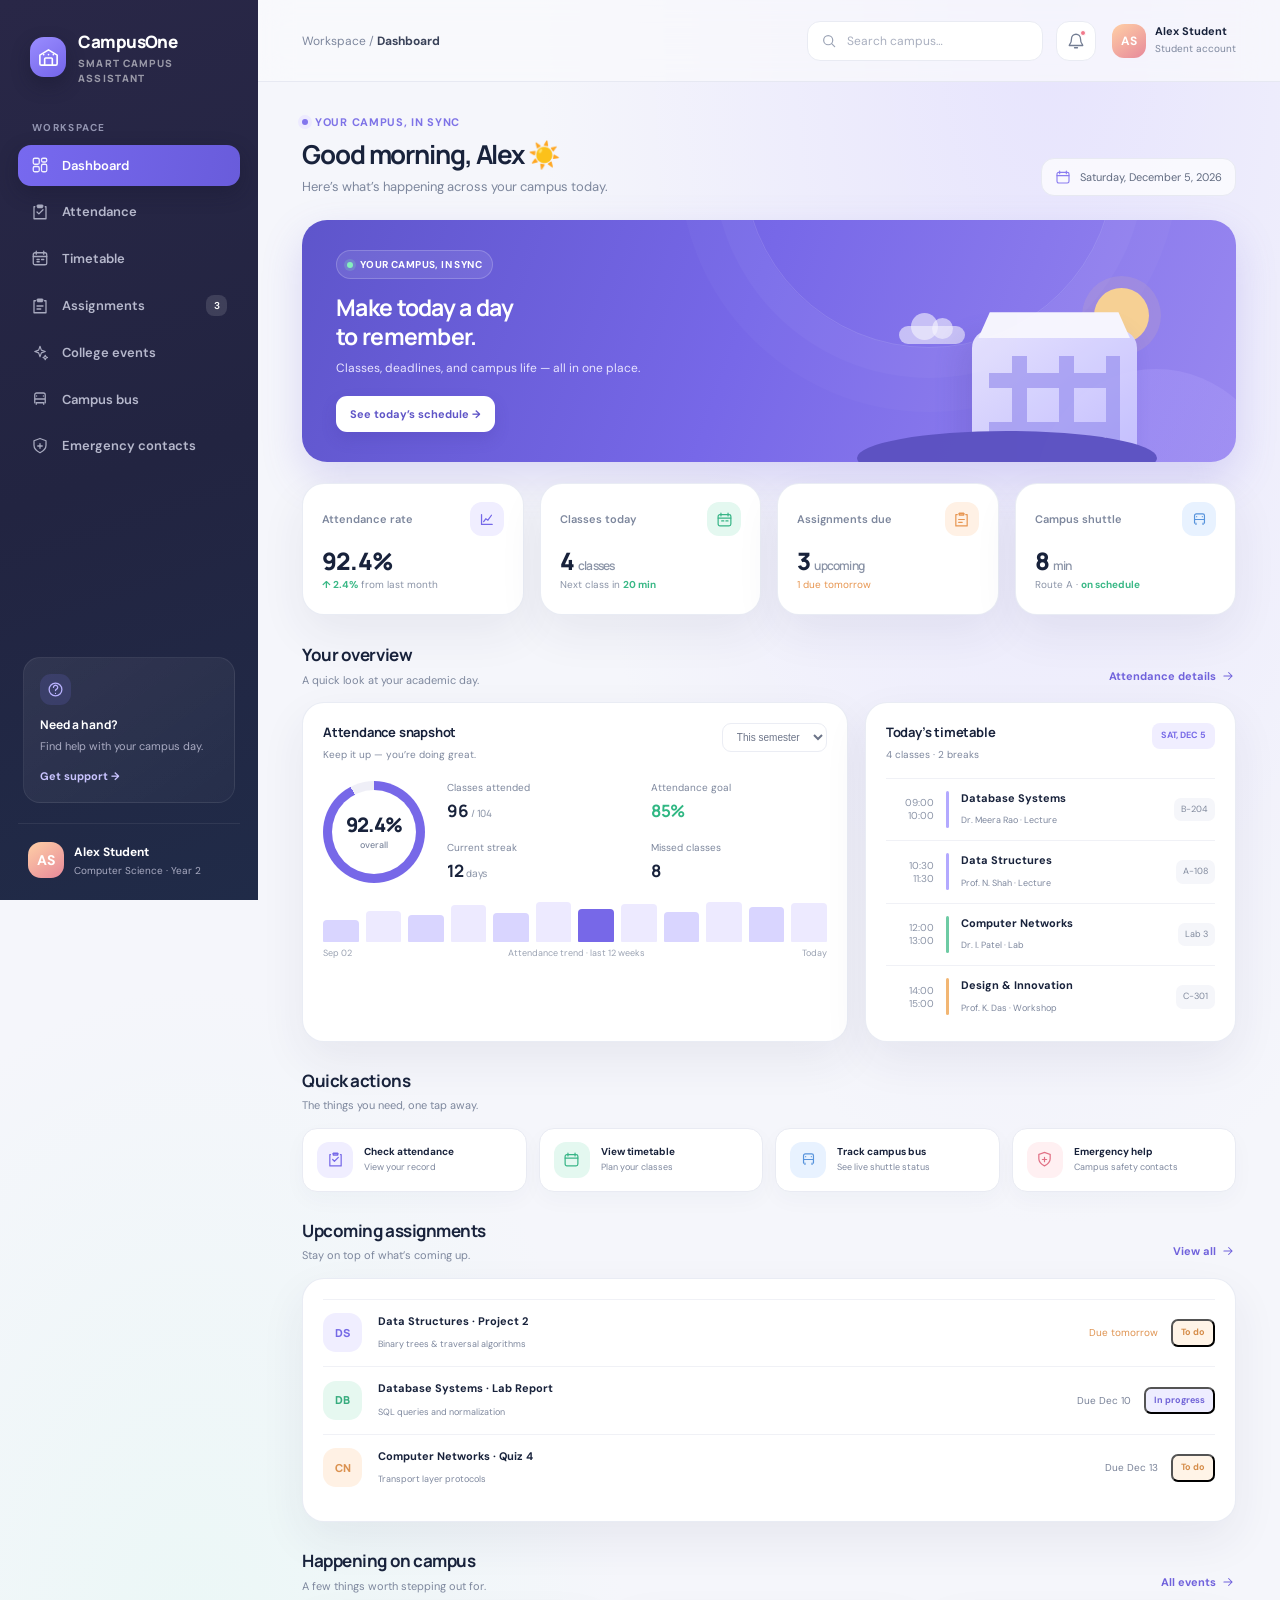
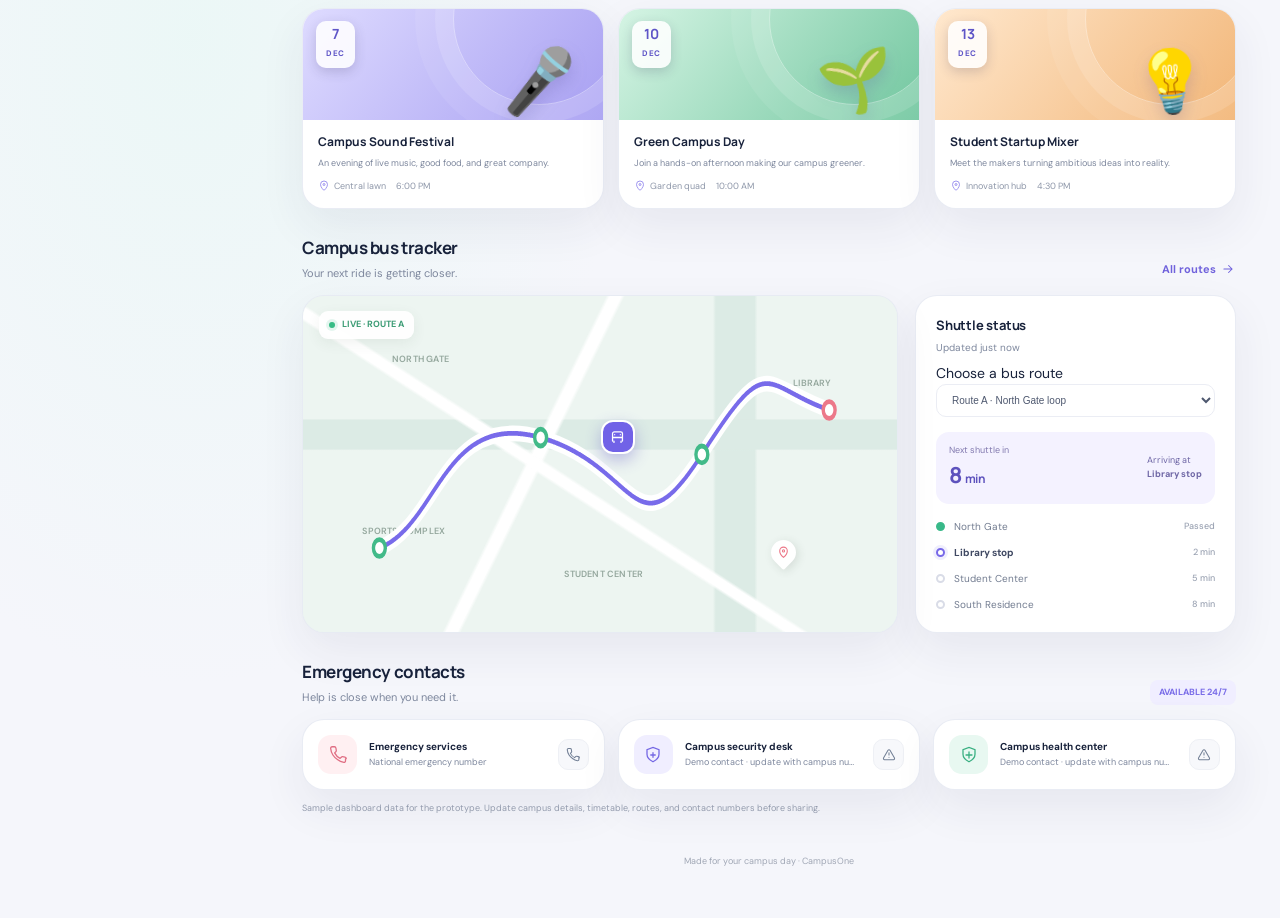
<file: index.html>
<!doctype html>
<html lang="en">
<head>
  <meta charset="utf-8">
  <meta name="viewport" content="width=device-width, initial-scale=1">
  <meta name="theme-color" content="#f5f6fb">
  <meta name="description" content="CampusOne — a modern smart campus assistant dashboard for students.">
  <title>CampusOne · Smart Campus Assistant</title>
  <link rel="preconnect" href="https://fonts.googleapis.com">
  <link rel="preconnect" href="https://fonts.gstatic.com" crossorigin>
  <link href="https://fonts.googleapis.com/css2?family=DM+Sans:wght@400;500;600;700&family=Manrope:wght@400;500;600;700;800&display=swap" rel="stylesheet">
  <style>
    :root {
      --ink: #18223b;
      --muted: #7d879d;
      --line: #edf0f6;
      --paper: #ffffff;
      --canvas: #f5f6fb;
      --violet: #7162ed;
      --violet-dark: #5949d2;
      --violet-soft: #f0eeff;
      --mint: #dff8ee;
      --green: #30b783;
      --amber: #f2ab52;
      --rose: #ec6f83;
      --navy: #222344;
      --shadow: 0 18px 46px rgba(37, 43, 82, .07);
      --radius: 22px;
    }
    * { box-sizing: border-box; }
    html { scroll-behavior: smooth; scroll-padding-top: 100px; }
    body {
      margin: 0;
      color: var(--ink);
      background:
        radial-gradient(ellipse at 82% 0%, rgba(219, 213, 255, .55), transparent 32rem),
        radial-gradient(ellipse at 15% 65%, rgba(222, 249, 240, .42), transparent 27rem),
        var(--canvas);
      font-family: 'DM Sans', -apple-system, BlinkMacSystemFont, 'Segoe UI', sans-serif;
      font-size: 14px;
      line-height: 1.5;
      min-height: 100vh;
    }
    h1,h2,h3,h4,p { margin-top: 0; }
    h1,h2,h3,h4,.brand-name,.metric-value { font-family: 'Manrope', 'DM Sans', sans-serif; }
    button,input { font: inherit; }
    button { cursor: pointer; }
    a { color: inherit; text-decoration: none; }
    .app-shell { display: flex; min-height: 100vh; }
    .sidebar {
      width: 258px; flex: 0 0 258px; padding: 28px 18px 22px; color: #fff;
      background: linear-gradient(162deg, #292747 0%, #222441 52%, #202b48 100%);
      display: flex; flex-direction: column; position: fixed; inset: 0 auto 0 0; z-index: 30;
      overflow-y: auto;
    }
    .brand { display: flex; align-items: center; gap: 12px; padding: 1px 12px 34px; }
    .brand-mark { width: 40px; height: 40px; border-radius: 14px; display: grid; place-items: center; background: linear-gradient(145deg,#9a8dff,#7364e9); box-shadow: 0 8px 18px #16162c66; }
    .brand-mark svg { width: 23px; height: 23px; }
    .brand-name { font-size: 17px; letter-spacing: -.55px; font-weight: 800; }
    .brand-sub { display:block; font-size: 10px; letter-spacing: 1.1px; opacity: .53; margin-top: 1px; text-transform: uppercase; }
    .nav-label { color: #9294b0; text-transform: uppercase; letter-spacing: 1.3px; font-size: 10px; font-weight: 700; padding: 0 14px; margin: 0 0 10px; }
    .nav-list { display: grid; gap: 5px; }
    .nav-link { display: flex; align-items: center; gap: 13px; border-radius: 13px; padding: 11px 13px; color: #b6b8cc; font-size: 13px; font-weight: 600; transition: .2s ease; }
    .nav-link:hover { color: #fff; background: #ffffff0f; }
    .nav-link.active { color: #fff; background: linear-gradient(100deg, #7769ef, #695cdb); box-shadow: 0 7px 20px #16162c55; }
    .nav-link svg { width: 18px; height: 18px; flex: 0 0 18px; opacity: .9; }
    .nav-badge { margin-left: auto; min-width: 21px; height: 21px; display: grid; place-items: center; border-radius: 8px; color: #fff; background: #ffffff20; font-size: 10px; }
    .side-spacer { flex: 1; min-height: 25px; }
    .help-card { margin: 10px 5px 20px; padding: 16px; border: 1px solid #ffffff12; border-radius: 17px; background: linear-gradient(145deg,#ffffff12,#ffffff07); }
    .help-orb { display:grid; place-items:center; width:31px; height:31px; border-radius:11px; color:#b9b2ff; background:#8679ff27; margin-bottom:11px; }
    .help-card strong { display:block; font-family:'Manrope',sans-serif; font-size:12px; margin-bottom:4px; }
    .help-card p { color:#a9abc2; font-size:11px; margin:0 0 11px; }
    .help-card a { color:#c9c4ff; font-size:11px; font-weight:700; }
    .profile-mini { display:flex; gap:10px; align-items:center; border-top:1px solid #ffffff12; padding:18px 10px 0; }
    .avatar { width:36px; height:36px; flex:0 0 36px; border-radius:13px; display:grid; place-items:center; color:#fff; font-weight:700; background:linear-gradient(145deg,#ffd0a6,#e7899a); }
    .profile-mini strong { display:block; font-size:12px; font-weight:700; }
    .profile-mini small { display:block; color:#a9abc2; font-size:10px; margin-top:2px; }
    .main { width: calc(100% - 258px); margin-left:258px; min-width:0; }
    .topbar { height:82px; padding:0 44px; display:flex; justify-content:space-between; align-items:center; border-bottom:1px solid rgba(226,229,239,.78); background:rgba(250,250,253,.72); backdrop-filter:blur(16px); position:sticky; top:0; z-index:20; }
    .crumb { color:var(--muted); font-size:12px; }
    .crumb b { color:#3a4359; font-weight:700; }
    .top-actions { display:flex; align-items:center; gap:13px; }
    .search-wrap { position:relative; }
    .search-wrap svg { position:absolute; width:16px; height:16px; color:#9ba3b5; left:14px; top:50%; transform:translateY(-50%); pointer-events:none; }
    .search-input { width:236px; height:40px; border:1px solid #e9ebf3; background:#fff; border-radius:13px; outline:none; padding:0 12px 0 39px; color:var(--ink); font-size:12px; transition:.2s; }
    .search-input:focus { border-color:#aaa0ff; box-shadow:0 0 0 3px #7162ed17; }
    .search-input::placeholder { color:#a9afbf; }
    .icon-button { width:40px; height:40px; display:grid; place-items:center; border:1px solid #e9ebf3; border-radius:13px; background:#fff; color:#727c92; position:relative; transition:.2s; }
    .icon-button:hover { color:var(--violet); border-color:#d5d0ff; transform:translateY(-1px); }
    .icon-button svg { width:18px; height:18px; }
    .notification-dot { position:absolute; right:9px; top:8px; width:6px; height:6px; background:#f1798b; border:1.5px solid white; border-radius:50%; }
    .top-profile { display:flex; align-items:center; gap:9px; margin-left:3px; }
    .top-profile .avatar { width:34px; height:34px; flex-basis:34px; border-radius:12px; font-size:12px; }
    .top-profile strong { font-size:11px; display:block; line-height:1.2; }
    .top-profile small { display:block; color:var(--muted); font-size:10px; margin-top:3px; }
    .menu-toggle { display:none; }
    .content { max-width:1500px; margin:0 auto; padding:32px 44px 50px; }
    .welcome-row { display:flex; align-items:flex-end; justify-content:space-between; gap:24px; margin-bottom:24px; }
    .eyebrow { display:flex; align-items:center; gap:7px; color:#7e73e7; font-size:11px; font-weight:700; letter-spacing:.7px; text-transform:uppercase; margin-bottom:8px; }
    .eyebrow span { width:6px; height:6px; border-radius:50%; background:#8275ed; box-shadow:0 0 0 4px #edeaff; }
    .welcome-row h1 { font-size:26px; letter-spacing:-1.1px; line-height:1.2; margin-bottom:7px; }
    .welcome-row p { color:var(--muted); margin:0; font-size:13px; }
    .date-chip { display:flex; align-items:center; gap:9px; border:1px solid #e8eaf2; border-radius:13px; padding:10px 13px; background:#ffffffb8; color:#616b80; font-size:11px; white-space:nowrap; }
    .date-chip svg { width:16px; color:#8b7df0; }
    .banner { min-height:198px; border-radius:25px; overflow:hidden; position:relative; padding:30px 34px; color:white; background:linear-gradient(110deg,#5e55cb 0%,#7768e8 47%,#9988f0 100%); box-shadow:0 16px 40px #7061db36; display:flex; align-items:center; }
    .banner:before,.banner:after { content:""; position:absolute; border-radius:50%; pointer-events:none; }
    .banner:before { width:370px; height:370px; right:13%; top:-244px; border:1px solid #ffffff20; box-shadow:0 0 0 30px #ffffff08,0 0 0 64px #ffffff06; }
    .banner:after { width:240px; height:240px; right:-40px; bottom:-147px; background:linear-gradient(135deg,#b3a4ff55,#e5ddff15); }
    .banner-content { position:relative; z-index:1; max-width:580px; }
    .banner-tag { display:inline-flex; align-items:center; gap:7px; border:1px solid #ffffff31; background:#ffffff17; border-radius:100px; padding:6px 10px; font-size:10px; font-weight:700; letter-spacing:.4px; margin-bottom:14px; }
    .banner-tag i { display:block; width:6px; height:6px; border-radius:50%; background:#85efbe; box-shadow:0 0 0 3px #85efbe32; }
    .banner h2 { font-size:23px; line-height:1.25; letter-spacing:-.7px; margin:0 0 8px; }
    .banner p { color:#e8e4ff; margin:0 0 19px; font-size:12px; }
    .banner-button { border:0; background:#fff; color:#5f55c7; border-radius:11px; padding:10px 14px; font-size:11px; font-weight:700; box-shadow:0 7px 15px #4739a333; transition:.2s; }
    .banner-button:hover { transform:translateY(-2px); box-shadow:0 10px 20px #4739a344; }
    .banner-art { position:absolute; z-index:1; right:8.5%; bottom:0; width:260px; height:184px; opacity:.92; }
    .art-building { position:absolute; bottom:0; right:20px; width:165px; height:132px; border-radius:18px 18px 0 0; background:linear-gradient(145deg,#eceaff,#c7c2ff); box-shadow:-12px 8px 30px #453b9a30; }
    .art-building:before { content:""; position:absolute; top:-18px; left:0; width:100%; height:26px; border-radius:8px 8px 3px 3px; background:#fff; clip-path:polygon(4% 100%,11% 0,89% 0,96% 100%); }
    .art-building:after { content:""; position:absolute; left:17px; right:17px; top:26px; bottom:0; background:repeating-linear-gradient(90deg,transparent 0 23px,#938bec 23px 38px,transparent 38px 47px),repeating-linear-gradient(0deg,transparent 0 25px,#938bec 25px 40px,transparent 40px 49px); opacity:.62; }
    .art-ground { position:absolute; right:0; bottom:-23px; width:300px; height:54px; border-radius:50%; background:#5a50bf; }
    .art-sun { position:absolute; width:55px; height:55px; right:8px; top:10px; border-radius:50%; background:#ffd78c; box-shadow:0 0 0 12px #ffd78c21; }
    .art-cloud { position:absolute; left:2px; top:48px; width:66px; height:18px; border-radius:30px; background:#fff9; }
    .art-cloud:before,.art-cloud:after { content:""; position:absolute; border-radius:50%; background:#fff9; }
    .art-cloud:before { width:27px;height:27px;left:12px;top:-13px; }.art-cloud:after{width:21px;height:21px;right:12px;top:-8px;}
    .metrics-grid { display:grid; grid-template-columns:repeat(4,minmax(0,1fr)); gap:16px; margin:21px 0 27px; }
    .metric-card,.card { background:var(--paper); border:1px solid rgba(231,234,243,.9); border-radius:var(--radius); box-shadow:var(--shadow); }
    .metric-card { padding:18px 19px 16px; min-height:132px; position:relative; overflow:hidden; }
    .metric-top { display:flex; align-items:center; justify-content:space-between; color:var(--muted); font-size:11px; font-weight:600; }
    .metric-icon { width:34px; height:34px; border-radius:12px; display:grid; place-items:center; }
    .metric-icon svg { width:17px;height:17px; }
    .icon-violet { background:#f0eeff;color:#7568e8; }.icon-mint{background:#e4f8f0;color:#38b587}.icon-peach{background:#fff1e5;color:#e79652}.icon-blue{background:#e8f2ff;color:#5793dc}
    .metric-value { margin:12px 0 2px; font-size:24px; font-weight:800; letter-spacing:-.8px; line-height:1.1; }
    .metric-foot { color:#8b94a7; font-size:10px; }
    .metric-foot b { color:#3ab886; font-weight:700; }
    .metric-foot .warn { color:#e7954f; }
    .section { margin-top:26px; scroll-margin-top:104px; }
    .section-head { display:flex; align-items:flex-end; justify-content:space-between; gap:16px; margin-bottom:14px; }
    .section-title { margin:0; font-size:17px; letter-spacing:-.45px; }
    .section-sub { color:var(--muted); font-size:11px; margin:4px 0 0; }
    .text-link { display:inline-flex; align-items:center; gap:5px; color:#7062dc; font-size:11px; font-weight:700; border:0; background:transparent; padding:4px 1px; }
    .text-link svg { width:14px;height:14px; }
    .overview-grid { display:grid; grid-template-columns:minmax(0,1.25fr) minmax(290px,.85fr); gap:17px; }
    .card { padding:20px; }
    .attendance-card { min-height:254px; }
    .card-head { display:flex; justify-content:space-between; align-items:flex-start; gap:12px; margin-bottom:16px; }
    .card-head h3 { font-size:13px; margin:0 0 4px; letter-spacing:-.2px; }
    .card-head p { font-size:10px; color:var(--muted); margin:0; }
    .select-small { border:1px solid #ebedf4; color:#6c7488; padding:7px 10px; border-radius:9px; background:#fff; font-size:10px; outline:none; }
    .attendance-summary { display:flex; align-items:center; gap:22px; padding:2px 0 10px; }
    .donut { width:102px;height:102px;border-radius:50%; flex:0 0 102px; display:grid;place-items:center; background:conic-gradient(#7768e8 0 92.4%,#efeff7 92.4% 100%); position:relative; }
    .donut:before { content:""; position:absolute; inset:9px; background:#fff; border-radius:50%; }
    .donut span { z-index:1; font-family:'Manrope',sans-serif; font-size:20px; font-weight:800; letter-spacing:-.7px; }
    .donut span small { display:block; color:var(--muted); font-family:'DM Sans',sans-serif; font-size:9px; font-weight:500; letter-spacing:0; text-align:center; margin-top:-1px; }
    .att-stats { display:grid; grid-template-columns:1fr 1fr; gap:17px 28px; flex:1; }
    .att-stat small { display:block; color:var(--muted); font-size:10px; margin-bottom:3px; }
    .att-stat b { font-family:'Manrope',sans-serif; font-size:17px; letter-spacing:-.3px; }
    .att-stat .green { color:#30b783; }
    .mini-bars { height:40px; display:flex; align-items:flex-end; gap:7px; margin:8px 0 0; }
    .mini-bars span { flex:1; border-radius:4px 4px 1px 1px; background:#d9d5ff; min-height:9px; }
    .mini-bars span:nth-child(2n) { background:#edeaff; }
    .mini-bars span.today { background:#7768e8; }
    .chart-legend { display:flex; justify-content:space-between; color:#9aa2b2; font-size:9px; margin-top:5px; }
    .timetable-card { padding-bottom:13px; }
    .today-label { color:#796ce8; background:#f0eeff; border-radius:8px; padding:6px 9px; font-size:9px; font-weight:700; white-space:nowrap; }
    .class-list { display:grid; }
    .class-row { display:grid; grid-template-columns:48px 3px 1fr auto; gap:12px; align-items:center; padding:11px 0; border-top:1px solid #f0f1f6; }
    .class-time { font-size:10px; color:#8b94a7; line-height:1.3; text-align:right; }
    .class-line { width:3px; height:37px; border-radius:4px; background:#b3a9ff; }
    .class-row:nth-child(3) .class-line { background:#6ecba4; }.class-row:nth-child(4) .class-line { background:#f2b673; }
    .class-info b { display:block; font-size:11px; margin-bottom:2px; }.class-info small { color:var(--muted); font-size:9px; }
    .room-pill { color:#818a9d; background:#f5f6fa; border-radius:7px; padding:5px 7px; font-size:9px; white-space:nowrap; }
    .quick-grid { display:grid; grid-template-columns:repeat(4,minmax(0,1fr)); gap:12px; }
    .quick-action { display:flex; align-items:center; gap:11px; width:100%; text-align:left; padding:13px 14px; background:#fff; border:1px solid #e9ebf3; border-radius:15px; box-shadow:0 8px 22px #26335a08; transition:.2s; color:var(--ink); }
    .quick-action:hover { transform:translateY(-2px); border-color:#d6d0ff; box-shadow:0 12px 26px #5145a516; }
    .quick-action .metric-icon { width:36px;height:36px; flex:0 0 36px; }.quick-action strong{display:block;font-size:10px;}.quick-action small{display:block;color:var(--muted);font-size:9px;margin-top:2px;}
    .assignment-list { display:grid; }
    .assignment-row { display:grid; grid-template-columns:42px minmax(0,1fr) auto auto; gap:13px; align-items:center; padding:13px 0; border-top:1px solid #f0f1f6; }
    .subject-mark { width:39px;height:39px;border-radius:13px;display:grid;place-items:center;background:#f0eeff;color:#7569e6;font-family:'Manrope',sans-serif;font-size:11px;font-weight:800; }
    .subject-mark.green{background:#e6f8f0;color:#37ac7e}.subject-mark.orange{background:#fff1e4;color:#db9250}.subject-mark.blue{background:#e8f2ff;color:#538bd0}
    .assignment-name b { display:block; font-size:11px; margin-bottom:3px; }.assignment-name small { color:var(--muted); font-size:9px; }
    .due { color:#788197; font-size:10px; white-space:nowrap; }.due.soon{color:#df9350}.due.late{color:#df7181}
    .status { border-radius:7px; padding:5px 8px; font-size:9px; font-weight:700; white-space:nowrap; }.status.pending{background:#fff4e7;color:#d58c48}.status.progress{background:#eeedff;color:#7164d7}.status.done{background:#e6f8f0;color:#31a979}
    .event-grid { display:grid; grid-template-columns:repeat(3,minmax(0,1fr)); gap:14px; }
    .event-card { padding:0; overflow:hidden; }
    .event-art { height:111px; position:relative; overflow:hidden; background:linear-gradient(130deg,#dedbff,#a8a0f2); }
    .event-art.green { background:linear-gradient(130deg,#d5f4e4,#73c7a0); }.event-art.peach{background:linear-gradient(130deg,#ffe8ce,#f2b678)}
    .event-art:before { content:"";position:absolute; width:170px;height:170px;right:-22px;top:-76px;border:1px solid #ffffff65;border-radius:50%;box-shadow:0 0 0 18px #ffffff20,0 0 0 38px #ffffff12; }
    .event-art .art-emoji { position:absolute; right:26px; bottom:-7px; font-size:61px; filter:drop-shadow(0 8px 8px #453b8a30); transform:rotate(-5deg); }
    .event-date { position:absolute; top:12px; left:13px; border-radius:10px; padding:6px 8px; color:#5e55c7; background:#ffffffdf; text-align:center; min-width:39px; box-shadow:0 4px 12px #312a5730; }
    .event-date b { font-family:'Manrope',sans-serif; font-size:14px; line-height:1; display:block; }.event-date small{font-size:8px;text-transform:uppercase;font-weight:700;letter-spacing:.5px;}
    .event-content { padding:13px 15px 15px; }.event-content h3{font-size:12px;margin:0 0 6px;}.event-content p{color:var(--muted);font-size:9px;margin:0 0 9px;}.event-meta{display:flex;gap:10px;color:#8e97a9;font-size:9px;}.event-meta span{display:flex;align-items:center;gap:4px;}.event-meta svg{width:12px;height:12px;color:#8f84ec;}
    .bus-layout { display:grid; grid-template-columns:minmax(0,1.3fr) minmax(240px,.7fr); gap:17px; }
    .map-panel { min-height:260px; padding:0; position:relative; overflow:hidden; background:#edf5f1; }
    .map-bg { position:absolute;inset:0;background-color:#edf5f1;background-image:linear-gradient(33deg,transparent 43%,#fff 43.5%,#fff 45%,transparent 45.5%),linear-gradient(116deg,transparent 40%,#fff 40.5%,#fff 42%,transparent 42.5%),linear-gradient(0deg,transparent 54%,#dcebe5 54.5%,#dcebe5 63%,transparent 63.5%),linear-gradient(90deg,transparent 69%,#dcebe5 69.5%,#dcebe5 76%,transparent 76.5%); }
    .map-label { position:absolute; color:#94a79d; font-size:9px; font-weight:600; letter-spacing:.2px; }.map-label.one{left:15%;top:17%}.map-label.two{right:11%;top:24%}.map-label.three{left:44%;bottom:15%}.map-label.four{left:10%;bottom:28%}
    .map-route { position:absolute; inset:0; width:100%;height:100%; }
    .map-status { position:absolute;top:15px;left:16px;display:flex;align-items:center;gap:7px;padding:7px 10px;border-radius:9px;background:#ffffffec;color:#3c9c75;font-size:9px;font-weight:700;box-shadow:0 4px 14px #344d3b13; }
    .map-status i{width:6px;height:6px;background:#38bc86;border-radius:50%;box-shadow:0 0 0 3px #38bc8622;}
    .bus-marker { position:absolute;left:53%;top:42%;transform:translate(-50%,-50%);width:34px;height:34px;display:grid;place-items:center;border-radius:12px;color:#fff;background:#7162e7;box-shadow:0 6px 16px #5144bf55;border:2px solid white; }
    .bus-marker svg{width:17px;height:17px;}
    .map-pin { position:absolute; right:17%;bottom:20%;width:25px;height:25px;display:grid;place-items:center;border-radius:50% 50% 50% 2px;transform:rotate(-45deg);background:#fff;color:#ec7889;box-shadow:0 3px 10px #35463422; }.map-pin svg{width:13px;height:13px;transform:rotate(45deg);}
    .bus-info { display:flex; flex-direction:column; }
    .bus-info .card-head { margin-bottom:8px; }
    .bus-select { width:100%;padding:9px 11px;border-radius:10px;border:1px solid #ebedf4;background:#fff;color:#4e586f;font-size:10px;outline:none;margin-bottom:15px; }
    .bus-eta { display:flex;align-items:center;justify-content:space-between;background:#f4f2ff;border-radius:13px;padding:12px 13px;margin-bottom:14px; }
    .bus-eta small{display:block;color:#827aaf;font-size:9px;margin-bottom:2px;}.bus-eta b{font-family:'Manrope',sans-serif;font-size:22px;color:#5d52bd;letter-spacing:-.6px;}.bus-eta .arrival{color:#6e66a5;font-size:9px;}
    .stop-list { display:grid; gap:11px; margin-top:1px; }
    .stop { display:flex; align-items:center; gap:9px; font-size:10px; color:#727c90; }.stop i{width:9px;height:9px;border-radius:50%;background:#fff;border:2px solid #d9dce7;position:relative;flex:0 0 9px;}.stop.done i{background:#39b989;border-color:#39b989}.stop.current{color:#404963;font-weight:700}.stop.current i{border-color:#7768e8;box-shadow:0 0 0 3px #7768e81d}.stop small{margin-left:auto;color:#9aa2b2;font-size:9px;font-weight:500;}
    .contact-grid { display:grid;grid-template-columns:repeat(3,minmax(0,1fr));gap:13px; }
    .contact-card { display:flex;align-items:center;gap:12px;padding:15px; }
    .contact-icon { width:39px;height:39px;border-radius:13px;display:grid;place-items:center;color:#e06f84;background:#fff0f2;flex:0 0 39px; }.contact-icon svg{width:18px;height:18px}.contact-icon.security{color:#7467e4;background:#f0eeff}.contact-icon.health{color:#38af81;background:#e8f8f1}
    .contact-info { min-width:0;flex:1; }.contact-info b{display:block;font-size:10px;margin-bottom:2px}.contact-info small{display:block;font-size:9px;color:var(--muted);white-space:nowrap;overflow:hidden;text-overflow:ellipsis;}
    .call-btn { width:31px;height:31px;display:grid;place-items:center;background:#f7f8fb;border:1px solid #eef0f5;color:#738096;border-radius:10px;flex:0 0 31px; }.call-btn:hover{background:#e9f8f0;color:#31a979}.call-btn svg{width:14px;height:14px}
    .sample-note { margin-top:12px;color:#939bad;font-size:9px; }
    .footer { text-align:center;color:#a0a7b5;font-size:9px;padding:30px 0 0; }
    .toast { position:fixed;left:50%;bottom:25px;transform:translate(-50%,20px);opacity:0;pointer-events:none;z-index:60;background:#242541;color:#fff;padding:11px 16px;border-radius:12px;box-shadow:0 12px 30px #1c1c3540;font-size:11px;transition:.25s; }.toast.show{opacity:1;transform:translate(-50%,0)}
    .notification-panel { display:none;position:absolute;right:112px;top:68px;width:305px;padding:16px;background:#fff;border:1px solid #e9ebf3;border-radius:17px;box-shadow:0 18px 44px #252b5224;z-index:50; }
    .notification-panel.open { display:block;animation:pop .18s ease-out; }.notification-panel h3{font-size:13px;margin:0 0 12px}.notification-item{display:flex;gap:10px;padding:10px 0;border-top:1px solid #f0f1f6}.notification-item i{width:8px;height:8px;margin-top:4px;border-radius:50%;background:#8275ed;flex:0 0 8px}.notification-item b{display:block;font-size:10px;margin-bottom:3px}.notification-item small{display:block;color:var(--muted);font-size:9px}
    @keyframes pop { from{opacity:0;transform:translateY(-5px)} to{opacity:1;transform:translateY(0)} }
    .no-results { display:none; border:1px dashed #d9dceb; border-radius:14px; padding:18px; color:var(--muted); text-align:center; font-size:11px; margin-top:12px; }
    [data-searchable].filtered-out { display:none !important; }
    @media(max-width:1200px) {
      .content{padding-left:30px;padding-right:30px}.topbar{padding:0 30px}.banner-art{right:4%}.metrics-grid{gap:12px}.metric-card{padding:16px}.quick-grid{grid-template-columns:repeat(2,minmax(0,1fr))}
    }
    @media(max-width:980px) {
      .sidebar{transform:translateX(-100%);transition:transform .25s ease;box-shadow:18px 0 50px #17172b33}.sidebar.open{transform:translateX(0)}.main{width:100%;margin-left:0}.menu-toggle{display:grid}.topbar{height:72px;padding:0 24px}.content{padding:26px 24px 42px}.notification-panel{right:72px;top:62px}.banner-art{right:6%;opacity:.65}.overview-grid{grid-template-columns:1fr 1fr}.bus-layout{grid-template-columns:1fr 1fr}
    }
    @media(max-width:720px) {
      .topbar{padding:0 16px;height:66px}.crumb{display:none}.top-actions{margin-left:auto;gap:8px}.search-input{width:min(42vw,205px);height:38px}.icon-button{width:38px;height:38px}.top-profile .profile-label{display:none}.content{padding:23px 16px 35px}.welcome-row{align-items:flex-start;flex-direction:column;gap:13px;margin-bottom:18px}.welcome-row h1{font-size:23px}.date-chip{padding:8px 11px}.banner{min-height:180px;padding:23px;border-radius:21px}.banner h2{font-size:20px;max-width:300px}.banner p{max-width:290px;font-size:11px}.banner-art{right:-25px;opacity:.27;transform:scale(.9);transform-origin:bottom right}.metrics-grid{grid-template-columns:repeat(2,minmax(0,1fr));gap:10px;margin:15px 0 22px}.metric-card{min-height:119px;padding:14px;border-radius:17px}.metric-value{font-size:22px}.overview-grid,.bus-layout{grid-template-columns:1fr}.quick-grid{grid-template-columns:repeat(2,minmax(0,1fr))}.event-grid{grid-template-columns:repeat(2,minmax(0,1fr))}.contact-grid{grid-template-columns:1fr}.section{margin-top:22px}.card{border-radius:18px;padding:16px}.map-panel{min-height:220px}.notification-panel{right:58px;width:min(305px,calc(100vw - 75px))}
    }
    @media(max-width:420px) {
      .top-profile{display:none}.search-input{width:42vw}.search-input::placeholder{color:transparent}.quick-action{padding:11px 10px;gap:8px}.quick-action .metric-icon{width:32px;height:32px;flex-basis:32px}.quick-action strong{font-size:9px}.quick-action small{font-size:8px}.attendance-summary{gap:14px}.donut{width:88px;height:88px;flex-basis:88px}.att-stats{gap:12px}.att-stat b{font-size:15px}.assignment-row{grid-template-columns:36px minmax(0,1fr) auto;gap:9px}.assignment-row .due{grid-column:2;grid-row:2;margin-top:-7px}.assignment-row .status{grid-column:3;grid-row:1/3}.subject-mark{width:34px;height:34px}.event-grid{gap:9px}.event-art{height:90px}.event-content{padding:11px}.event-content h3{font-size:10px}.event-content p{font-size:8px}.class-row{grid-template-columns:42px 3px 1fr auto;gap:9px}.room-pill{font-size:8px;padding:5px}
    }
    @media(prefers-reduced-motion:reduce) { *,*::before,*::after{scroll-behavior:auto!important;animation-duration:.01ms!important;transition-duration:.01ms!important} }
  </style>
</head>
<body>
<div class="app-shell">
  <aside class="sidebar" id="sidebar" aria-label="Main navigation">
    <a class="brand" href="#overview" aria-label="CampusOne home">
      <span class="brand-mark"><svg viewBox="0 0 24 24" fill="none" aria-hidden="true"><path d="M3 9.5 12 4l9 5.5v9a1.5 1.5 0 0 1-1.5 1.5h-15A1.5 1.5 0 0 1 3 18.5v-9Z" stroke="white" stroke-width="1.7" stroke-linejoin="round"/><path d="M8 20v-6.5a1 1 0 0 1 1-1h6a1 1 0 0 1 1 1V20M7 9h.01M12 9h.01M17 9h.01" stroke="white" stroke-width="1.7" stroke-linecap="round"/></svg></span>
      <span class="brand-name">CampusOne<span class="brand-sub">Smart campus assistant</span></span>
    </a>
    <p class="nav-label">Workspace</p>
    <nav class="nav-list">
      <a class="nav-link active" href="#overview" data-nav><svg viewBox="0 0 24 24" fill="none"><rect x="3" y="3" width="8" height="8" rx="2" stroke="currentColor" stroke-width="1.7"/><rect x="14" y="3" width="7" height="5" rx="2" stroke="currentColor" stroke-width="1.7"/><rect x="14" y="11" width="7" height="10" rx="2" stroke="currentColor" stroke-width="1.7"/><rect x="3" y="14" width="8" height="7" rx="2" stroke="currentColor" stroke-width="1.7"/></svg>Dashboard</a>
      <a class="nav-link" href="#attendance" data-nav><svg viewBox="0 0 24 24" fill="none"><path d="M8 4h8M9 3h6v3H9zM5 5H4v16h16V5h-1M8 12l2.5 2.5L16 9" stroke="currentColor" stroke-width="1.7" stroke-linecap="round" stroke-linejoin="round"/></svg>Attendance</a>
      <a class="nav-link" href="#timetable" data-nav><svg viewBox="0 0 24 24" fill="none"><rect x="3" y="5" width="18" height="16" rx="2.5" stroke="currentColor" stroke-width="1.7"/><path d="M7 3v4M17 3v4M3 10h18M8 14h3M8 17h3M14 14h3" stroke="currentColor" stroke-width="1.7" stroke-linecap="round"/></svg>Timetable</a>
      <a class="nav-link" href="#assignments" data-nav><svg viewBox="0 0 24 24" fill="none"><path d="M8 4h8M9 3h6v3H9zM6 5H4v16h16V5h-2M8 12h8M8 16h5" stroke="currentColor" stroke-width="1.7" stroke-linecap="round" stroke-linejoin="round"/></svg>Assignments<span class="nav-badge">3</span></a>
      <a class="nav-link" href="#events" data-nav><svg viewBox="0 0 24 24" fill="none"><path d="m12 3 1.8 5.2L19 10l-5.2 1.8L12 17l-1.8-5.2L5 10l5.2-1.8L12 3ZM19 15l.9 2.1L22 18l-2.1.9L19 21l-.9-2.1L16 18l2.1-.9L19 15Z" stroke="currentColor" stroke-width="1.5" stroke-linejoin="round"/></svg>College events</a>
      <a class="nav-link" href="#bus" data-nav><svg viewBox="0 0 24 24" fill="none"><path d="M5 17V6.5A2.5 2.5 0 0 1 7.5 4h9A2.5 2.5 0 0 1 19 6.5V17M5 12h14M7 17v2M17 17v2M7.5 8h.01M16.5 8h.01M7 17h10" stroke="currentColor" stroke-width="1.7" stroke-linecap="round" stroke-linejoin="round"/></svg>Campus bus</a>
      <a class="nav-link" href="#contacts" data-nav><svg viewBox="0 0 24 24" fill="none"><path d="M12 21s8-4 8-10V5l-8-3-8 3v6c0 6 8 10 8 10Z" stroke="currentColor" stroke-width="1.7" stroke-linejoin="round"/><path d="M9 12h6M12 9v6" stroke="currentColor" stroke-width="1.7" stroke-linecap="round"/></svg>Emergency contacts</a>
    </nav>
    <div class="side-spacer"></div>
    <div class="help-card"><span class="help-orb"><svg width="17" height="17" viewBox="0 0 24 24" fill="none"><path d="M9.1 9a3 3 0 1 1 5.6 1.5c-.9 1.1-2.7 1.5-2.7 3M12 17.5h.01M21 12a9 9 0 1 1-18 0 9 9 0 0 1 18 0Z" stroke="currentColor" stroke-width="1.8" stroke-linecap="round"/></svg></span><strong>Need a hand?</strong><p>Find help with your campus day.</p><a href="#contacts">Get support <span aria-hidden="true">→</span></a></div>
    <div class="profile-mini"><span class="avatar">AS</span><span><strong>Alex Student</strong><small>Computer Science · Year 2</small></span></div>
  </aside>

  <main class="main" id="overview">
    <header class="topbar">
      <div class="crumb">Workspace <span aria-hidden="true">/</span> <b>Dashboard</b></div>
      <div class="top-actions">
        <button class="icon-button menu-toggle" id="menuToggle" aria-label="Open navigation" aria-expanded="false"><svg viewBox="0 0 24 24" fill="none"><path d="M4 7h16M4 12h16M4 17h16" stroke="currentColor" stroke-width="1.8" stroke-linecap="round"/></svg></button>
        <label class="search-wrap"><svg viewBox="0 0 24 24" fill="none"><circle cx="10.8" cy="10.8" r="6.8" stroke="currentColor" stroke-width="1.8"/><path d="m16 16 4.5 4.5" stroke="currentColor" stroke-width="1.8" stroke-linecap="round"/></svg><input class="search-input" id="globalSearch" type="search" placeholder="Search campus…" aria-label="Search campus content"></label>
        <button class="icon-button" id="notificationToggle" aria-label="Show notifications" aria-expanded="false"><svg viewBox="0 0 24 24" fill="none"><path d="M18 9a6 6 0 0 0-12 0c0 7-3 7-3 9h18c0-2-3-2-3-9ZM10 21h4" stroke="currentColor" stroke-width="1.7" stroke-linecap="round" stroke-linejoin="round"/></svg><i class="notification-dot"></i></button>
        <div class="top-profile"><span class="avatar">AS</span><span class="profile-label"><strong>Alex Student</strong><small>Student account</small></span></div>
      </div>
      <div class="notification-panel" id="notificationPanel" role="dialog" aria-label="Notifications"><h3>Notifications <span class="nav-badge" style="display:inline-grid;background:#f0eeff;color:#7162d9;margin-left:5px">3</span></h3><div class="notification-item"><i></i><span><b>Database Systems starts soon</b><small>Room B-204 · in 20 minutes</small></span></div><div class="notification-item"><i style="background:#efae5f"></i><span><b>Assignment due tomorrow</b><small>Data Structures · Project 2</small></span></div><div class="notification-item"><i style="background:#39b989"></i><span><b>Campus shuttle is on its way</b><small>Route A · arriving in 8 minutes</small></span></div></div>
    </header>

    <div class="content">
      <div class="welcome-row">
        <div><div class="eyebrow"><span></span> YOUR CAMPUS, IN SYNC</div><h1>Good morning, Alex <span aria-hidden="true">☀️</span></h1><p>Here’s what’s happening across your campus today.</p></div>
        <div class="date-chip"><svg viewBox="0 0 24 24" fill="none"><rect x="3" y="5" width="18" height="16" rx="2.5" stroke="currentColor" stroke-width="1.7"/><path d="M7 3v4M17 3v4M3 10h18" stroke="currentColor" stroke-width="1.7" stroke-linecap="round"/></svg><span id="todayDate">Wednesday, October 16, 2024</span></div>
      </div>

      <section class="banner" aria-label="Campus update">
        <div class="banner-content"><div class="banner-tag"><i></i> YOUR CAMPUS, IN SYNC</div><h2>Make today a day<br>to remember.</h2><p>Classes, deadlines, and campus life — all in one place.</p><button class="banner-button" data-scroll="#timetable">See today’s schedule <span aria-hidden="true">→</span></button></div>
        <div class="banner-art" aria-hidden="true"><div class="art-sun"></div><div class="art-cloud"></div><div class="art-building"></div><div class="art-ground"></div></div>
      </section>

      <div class="metrics-grid">
        <article class="metric-card" data-searchable><div class="metric-top"><span>Attendance rate</span><span class="metric-icon icon-violet"><svg viewBox="0 0 24 24" fill="none"><path d="M5 19V5M5 19h15M8 15l3-4 3 2 5-7" stroke="currentColor" stroke-width="1.8" stroke-linecap="round" stroke-linejoin="round"/></svg></span></div><div class="metric-value">92.4%</div><div class="metric-foot"><b>↑ 2.4%</b> <span>from last month</span></div></article>
        <article class="metric-card" data-searchable><div class="metric-top"><span>Classes today</span><span class="metric-icon icon-mint"><svg viewBox="0 0 24 24" fill="none"><rect x="3" y="5" width="18" height="16" rx="2.5" stroke="currentColor" stroke-width="1.7"/><path d="M7 3v4M17 3v4M3 10h18M8 14h3M14 14h3" stroke="currentColor" stroke-width="1.7" stroke-linecap="round"/></svg></span></div><div class="metric-value">4 <span style="font-size:12px;color:#8b94a7;font-weight:600">classes</span></div><div class="metric-foot">Next class in <b>20 min</b></div></article>
        <article class="metric-card" data-searchable><div class="metric-top"><span>Assignments due</span><span class="metric-icon icon-peach"><svg viewBox="0 0 24 24" fill="none"><path d="M8 4h8M9 3h6v3H9zM6 5H4v16h16V5h-2M8 12h8M8 16h5" stroke="currentColor" stroke-width="1.7" stroke-linecap="round" stroke-linejoin="round"/></svg></span></div><div class="metric-value">3 <span style="font-size:12px;color:#8b94a7;font-weight:600">upcoming</span></div><div class="metric-foot"><span class="warn">1 due tomorrow</span></div></article>
        <article class="metric-card" data-searchable><div class="metric-top"><span>Campus shuttle</span><span class="metric-icon icon-blue"><svg viewBox="0 0 24 24" fill="none"><path d="M5 17V6.5A2.5 2.5 0 0 1 7.5 4h9A2.5 2.5 0 0 1 19 6.5V17M5 12h14M7 17v2M17 17v2M8 8h.01M16 8h.01" stroke="currentColor" stroke-width="1.7" stroke-linecap="round"/></svg></span></div><div class="metric-value">8 <span style="font-size:12px;color:#8b94a7;font-weight:600">min</span></div><div class="metric-foot">Route A · <b>on schedule</b></div></article>
      </div>

      <section class="section" id="attendance">
        <div class="section-head"><div><h2 class="section-title">Your overview</h2><p class="section-sub">A quick look at your academic day.</p></div><a class="text-link" href="#attendance-details">Attendance details <svg viewBox="0 0 24 24" fill="none"><path d="M5 12h14m-6-6 6 6-6 6" stroke="currentColor" stroke-width="1.8" stroke-linecap="round" stroke-linejoin="round"/></svg></a></div>
        <div class="overview-grid">
          <article class="card attendance-card" id="attendance-details" data-searchable><div class="card-head"><div><h3>Attendance snapshot</h3><p>Keep it up — you’re doing great.</p></div><select class="select-small" aria-label="Attendance period"><option>This semester</option><option>Last semester</option></select></div><div class="attendance-summary"><div class="donut"><span>92.4%<small>overall</small></span></div><div class="att-stats"><div class="att-stat"><small>Classes attended</small><b>96 <span style="font-size:10px;color:#929bad;font-weight:500">/ 104</span></b></div><div class="att-stat"><small>Attendance goal</small><b class="green">85%</b></div><div class="att-stat"><small>Current streak</small><b>12 <span style="font-size:10px;color:#929bad;font-weight:500">days</span></b></div><div class="att-stat"><small>Missed classes</small><b>8</b></div></div></div><div class="mini-bars" aria-label="Weekly attendance trend"><span style="height:55%"></span><span style="height:76%"></span><span style="height:68%"></span><span style="height:91%"></span><span style="height:72%"></span><span style="height:100%"></span><span class="today" style="height:83%"></span><span style="height:94%"></span><span style="height:75%"></span><span style="height:100%"></span><span style="height:86%"></span><span style="height:96%"></span></div><div class="chart-legend"><span>Sep 02</span><span>Attendance trend · last 12 weeks</span><span>Today</span></div></article>
          <article class="card timetable-card" id="timetable" data-searchable><div class="card-head"><div><h3>Today’s timetable</h3><p>4 classes · 2 breaks</p></div><span class="today-label"><span id="timetableDate">TODAY</span></span></div><div class="class-list"><div class="class-row"><div class="class-time">09:00<br>10:00</div><i class="class-line"></i><div class="class-info"><b>Database Systems</b><small>Dr. Meera Rao · Lecture</small></div><span class="room-pill">B-204</span></div><div class="class-row"><div class="class-time">10:30<br>11:30</div><i class="class-line"></i><div class="class-info"><b>Data Structures</b><small>Prof. N. Shah · Lecture</small></div><span class="room-pill">A-108</span></div><div class="class-row"><div class="class-time">12:00<br>13:00</div><i class="class-line"></i><div class="class-info"><b>Computer Networks</b><small>Dr. I. Patel · Lab</small></div><span class="room-pill">Lab 3</span></div><div class="class-row"><div class="class-time">14:00<br>15:00</div><i class="class-line"></i><div class="class-info"><b>Design &amp; Innovation</b><small>Prof. K. Das · Workshop</small></div><span class="room-pill">C-301</span></div></div></article>
        </div>
      </section>

      <section class="section" id="quick-actions"><div class="section-head"><div><h2 class="section-title">Quick actions</h2><p class="section-sub">The things you need, one tap away.</p></div></div><div class="quick-grid">
        <button class="quick-action" data-scroll="#attendance"><span class="metric-icon icon-violet"><svg viewBox="0 0 24 24" fill="none"><path d="M8 4h8M9 3h6v3H9zM5 5H4v16h16V5h-1M8 12l2.5 2.5L16 9" stroke="currentColor" stroke-width="1.7" stroke-linecap="round" stroke-linejoin="round"/></svg></span><span><strong>Check attendance</strong><small>View your record</small></span></button>
        <button class="quick-action" data-scroll="#timetable"><span class="metric-icon icon-mint"><svg viewBox="0 0 24 24" fill="none"><rect x="3" y="5" width="18" height="16" rx="2.5" stroke="currentColor" stroke-width="1.7"/><path d="M7 3v4M17 3v4M3 10h18" stroke="currentColor" stroke-width="1.7" stroke-linecap="round"/></svg></span><span><strong>View timetable</strong><small>Plan your classes</small></span></button>
        <button class="quick-action" data-scroll="#bus"><span class="metric-icon icon-blue"><svg viewBox="0 0 24 24" fill="none"><path d="M5 17V6.5A2.5 2.5 0 0 1 7.5 4h9A2.5 2.5 0 0 1 19 6.5V17M5 12h14M7 17v2M17 17v2M8 8h.01M16 8h.01" stroke="currentColor" stroke-width="1.7" stroke-linecap="round"/></svg></span><span><strong>Track campus bus</strong><small>See live shuttle status</small></span></button>
        <button class="quick-action" data-scroll="#contacts"><span class="metric-icon" style="background:#fff0f2;color:#e16f84"><svg viewBox="0 0 24 24" fill="none"><path d="M12 21s8-4 8-10V5l-8-3-8 3v6c0 6 8 10 8 10Z" stroke="currentColor" stroke-width="1.7"/><path d="M9 12h6M12 9v6" stroke="currentColor" stroke-width="1.7" stroke-linecap="round"/></svg></span><span><strong>Emergency help</strong><small>Campus safety contacts</small></span></button>
      </div></section>

      <section class="section" id="assignments"><div class="section-head"><div><h2 class="section-title">Upcoming assignments</h2><p class="section-sub">Stay on top of what’s coming up.</p></div><a class="text-link" href="#assignments">View all <svg viewBox="0 0 24 24" fill="none"><path d="M5 12h14m-6-6 6 6-6 6" stroke="currentColor" stroke-width="1.8" stroke-linecap="round" stroke-linejoin="round"/></svg></a></div>
        <article class="card" data-searchable><div class="assignment-list"><div class="assignment-row"><span class="subject-mark">DS</span><span class="assignment-name"><b>Data Structures · Project 2</b><small>Binary trees &amp; traversal algorithms</small></span><span class="due soon">Due tomorrow</span><button class="status pending mark-done" type="button">To do</button></div><div class="assignment-row"><span class="subject-mark green">DB</span><span class="assignment-name"><b>Database Systems · Lab Report</b><small>SQL queries and normalization</small></span><span class="due date-offset" data-offset="5">Due soon</span><button class="status progress mark-done" type="button">In progress</button></div><div class="assignment-row"><span class="subject-mark orange">CN</span><span class="assignment-name"><b>Computer Networks · Quiz 4</b><small>Transport layer protocols</small></span><span class="due date-offset" data-offset="8">Due soon</span><button class="status pending mark-done" type="button">To do</button></div></div></article>
      </section>

      <section class="section" id="events"><div class="section-head"><div><h2 class="section-title">Happening on campus</h2><p class="section-sub">A few things worth stepping out for.</p></div><a class="text-link" href="#events">All events <svg viewBox="0 0 24 24" fill="none"><path d="M5 12h14m-6-6 6 6-6 6" stroke="currentColor" stroke-width="1.8" stroke-linecap="round" stroke-linejoin="round"/></svg></a></div><div class="event-grid">
        <article class="card event-card" data-searchable><div class="event-art"><span class="event-date"><b data-event-offset="2">18</b><small data-event-month="2">Oct</small></span><span class="art-emoji" aria-hidden="true">🎤</span></div><div class="event-content"><h3>Campus Sound Festival</h3><p>An evening of live music, good food, and great company.</p><div class="event-meta"><span><svg viewBox="0 0 24 24" fill="none"><path d="M12 21s7-6.2 7-12a7 7 0 1 0-14 0c0 5.8 7 12 7 12Z" stroke="currentColor" stroke-width="1.7"/><circle cx="12" cy="9" r="2" stroke="currentColor" stroke-width="1.7"/></svg>Central lawn</span><span>6:00 PM</span></div></div></article>
        <article class="card event-card" data-searchable><div class="event-art green"><span class="event-date"><b data-event-offset="5">21</b><small data-event-month="5">Oct</small></span><span class="art-emoji" aria-hidden="true">🌱</span></div><div class="event-content"><h3>Green Campus Day</h3><p>Join a hands-on afternoon making our campus greener.</p><div class="event-meta"><span><svg viewBox="0 0 24 24" fill="none"><path d="M12 21s7-6.2 7-12a7 7 0 1 0-14 0c0 5.8 7 12 7 12Z" stroke="currentColor" stroke-width="1.7"/><circle cx="12" cy="9" r="2" stroke="currentColor" stroke-width="1.7"/></svg>Garden quad</span><span>10:00 AM</span></div></div></article>
        <article class="card event-card" data-searchable><div class="event-art peach"><span class="event-date"><b data-event-offset="8">24</b><small data-event-month="8">Oct</small></span><span class="art-emoji" aria-hidden="true">💡</span></div><div class="event-content"><h3>Student Startup Mixer</h3><p>Meet the makers turning ambitious ideas into reality.</p><div class="event-meta"><span><svg viewBox="0 0 24 24" fill="none"><path d="M12 21s7-6.2 7-12a7 7 0 1 0-14 0c0 5.8 7 12 7 12Z" stroke="currentColor" stroke-width="1.7"/><circle cx="12" cy="9" r="2" stroke="currentColor" stroke-width="1.7"/></svg>Innovation hub</span><span>4:30 PM</span></div></div></article>
      </div></section>

      <section class="section" id="bus"><div class="section-head"><div><h2 class="section-title">Campus bus tracker</h2><p class="section-sub">Your next ride is getting closer.</p></div><a class="text-link" href="#bus">All routes <svg viewBox="0 0 24 24" fill="none"><path d="M5 12h14m-6-6 6 6-6 6" stroke="currentColor" stroke-width="1.8" stroke-linecap="round" stroke-linejoin="round"/></svg></a></div><div class="bus-layout">
        <article class="card map-panel" data-searchable><div class="map-bg"></div><span class="map-label one">NORTH GATE</span><span class="map-label two">LIBRARY</span><span class="map-label three">STUDENT CENTER</span><span class="map-label four">SPORTS COMPLEX</span><svg class="map-route" viewBox="0 0 700 280" preserveAspectRatio="none" aria-hidden="true"><path d="M90 210 C160 190 165 95 280 118 S390 220 470 132 S540 75 620 95" fill="none" stroke="#fff" stroke-width="13" stroke-linecap="round"/><path d="M90 210 C160 190 165 95 280 118 S390 220 470 132 S540 75 620 95" fill="none" stroke="#786bea" stroke-width="4" stroke-linecap="round" stroke-dasharray="1 1"/><circle cx="90" cy="210" r="7" fill="#fff" stroke="#42ba89" stroke-width="4"/><circle cx="280" cy="118" r="7" fill="#fff" stroke="#42ba89" stroke-width="4"/><circle cx="470" cy="132" r="7" fill="#fff" stroke="#42ba89" stroke-width="4"/><circle cx="620" cy="95" r="7" fill="#fff" stroke="#ec7889" stroke-width="4"/></svg><span class="map-status"><i></i> LIVE · ROUTE A</span><span class="bus-marker"><svg viewBox="0 0 24 24" fill="none"><path d="M5 17V6.5A2.5 2.5 0 0 1 7.5 4h9A2.5 2.5 0 0 1 19 6.5V17M5 12h14M7 17v2M17 17v2M8 8h.01M16 8h.01" stroke="currentColor" stroke-width="1.8" stroke-linecap="round"/></svg></span><span class="map-pin"><svg viewBox="0 0 24 24" fill="none"><path d="M12 21s7-6.2 7-12a7 7 0 1 0-14 0c0 5.8 7 12 7 12Z" stroke="currentColor" stroke-width="2"/><circle cx="12" cy="9" r="2" stroke="currentColor" stroke-width="2"/></svg></span></article>
        <article class="card bus-info" data-searchable><div class="card-head"><div><h3>Shuttle status</h3><p>Updated just now</p></div></div><label class="sr-only" for="routeSelect">Choose a bus route</label><select class="bus-select" id="routeSelect"><option value="A">Route A · North Gate loop</option><option value="B">Route B · Residence loop</option><option value="C">Route C · City connector</option></select><div class="bus-eta"><span><small>Next shuttle in</small><b id="eta">8 <span style="font-size:12px">min</span></b></span><span class="arrival">Arriving at<br><strong id="arrivalStop">Library stop</strong></span></div><div class="stop-list"><div class="stop done"><i></i>North Gate <small>Passed</small></div><div class="stop current"><i></i>Library stop <small>2 min</small></div><div class="stop"><i></i>Student Center <small>5 min</small></div><div class="stop"><i></i>South Residence <small>8 min</small></div></div></article>
      </div></section>

      <section class="section" id="contacts"><div class="section-head"><div><h2 class="section-title">Emergency contacts</h2><p class="section-sub">Help is close when you need it.</p></div><span class="today-label">AVAILABLE 24/7</span></div><div class="contact-grid">
        <article class="card contact-card" data-searchable><span class="contact-icon"><svg viewBox="0 0 24 24" fill="none"><path d="M22 16.9v3a2 2 0 0 1-2.2 2A19.8 19.8 0 0 1 11.2 18a19.4 19.4 0 0 1-6-6A19.8 19.8 0 0 1 2.2 3.2 2 2 0 0 1 4.2 1h3a2 2 0 0 1 2 1.7l.5 3.2a2 2 0 0 1-.6 1.7L7.5 9.2a16 16 0 0 0 7.3 7.3l1.6-1.6a2 2 0 0 1 1.7-.6l3.2.5a2 2 0 0 1 1.7 2.1Z" stroke="currentColor" stroke-width="1.7" stroke-linecap="round" stroke-linejoin="round"/></svg></span><span class="contact-info"><b>Emergency services</b><small>National emergency number</small></span><a class="call-btn" href="tel:112" aria-label="Call emergency services at 112"><svg viewBox="0 0 24 24" fill="none"><path d="M22 16.9v3a2 2 0 0 1-2.2 2A19.8 19.8 0 0 1 11.2 18a19.4 19.4 0 0 1-6-6A19.8 19.8 0 0 1 2.2 3.2 2 2 0 0 1 4.2 1h3a2 2 0 0 1 2 1.7l.5 3.2a2 2 0 0 1-.6 1.7L7.5 9.2a16 16 0 0 0 7.3 7.3l1.6-1.6a2 2 0 0 1 1.7-.6l3.2.5a2 2 0 0 1 1.7 2.1Z" stroke="currentColor" stroke-width="1.8" stroke-linecap="round" stroke-linejoin="round"/></svg></a></article>
        <article class="card contact-card" data-searchable><span class="contact-icon security"><svg viewBox="0 0 24 24" fill="none"><path d="M12 21s8-4 8-10V5l-8-3-8 3v6c0 6 8 10 8 10Z" stroke="currentColor" stroke-width="1.7"/><path d="M9 12h6M12 9v6" stroke="currentColor" stroke-width="1.7" stroke-linecap="round"/></svg></span><span class="contact-info"><b>Campus security desk</b><small>Demo contact · update with campus number</small></span><a class="call-btn demo-call" href="#contacts" aria-label="Campus security contact placeholder"><svg viewBox="0 0 24 24" fill="none"><path d="M12 8v4m0 4h.01M10.3 3.8 2.6 17.2A2 2 0 0 0 4.3 20h15.4a2 2 0 0 0 1.7-2.8L13.7 3.8a2 2 0 0 0-3.4 0Z" stroke="currentColor" stroke-width="1.8" stroke-linecap="round" stroke-linejoin="round"/></svg></a></article>
        <article class="card contact-card" data-searchable><span class="contact-icon health"><svg viewBox="0 0 24 24" fill="none"><path d="M12 21s8-4 8-10V5l-8-3-8 3v6c0 6 8 10 8 10Z" stroke="currentColor" stroke-width="1.7"/><path d="M12 8v8M8 12h8" stroke="currentColor" stroke-width="1.7" stroke-linecap="round"/></svg></span><span class="contact-info"><b>Campus health center</b><small>Demo contact · update with campus number</small></span><a class="call-btn demo-call" href="#contacts" aria-label="Campus health center contact placeholder"><svg viewBox="0 0 24 24" fill="none"><path d="M12 8v4m0 4h.01M10.3 3.8 2.6 17.2A2 2 0 0 0 4.3 20h15.4a2 2 0 0 0 1.7-2.8L13.7 3.8a2 2 0 0 0-3.4 0Z" stroke="currentColor" stroke-width="1.8" stroke-linecap="round" stroke-linejoin="round"/></svg></a></article>
      </div><p class="sample-note">Sample dashboard data for the prototype. Update campus details, timetable, routes, and contact numbers before sharing.</p></section>
      <div class="no-results" id="noResults">No matching campus information found. Try a different search.</div>
      <footer class="footer">Made for your campus day · CampusOne</footer>
    </div>
  </main>
</div>
<div class="toast" id="toast" role="status" aria-live="polite"></div>
<script>
  (() => {
    const sidebar = document.getElementById('sidebar');
    const menuToggle = document.getElementById('menuToggle');
    const notifToggle = document.getElementById('notificationToggle');
    const notifPanel = document.getElementById('notificationPanel');
    const search = document.getElementById('globalSearch');
    const toast = document.getElementById('toast');
    let toastTimer;

    function showToast(message) {
      toast.textContent = message;
      toast.classList.add('show');
      clearTimeout(toastTimer);
      toastTimer = setTimeout(() => toast.classList.remove('show'), 2600);
    }
    function closeMenu() {
      sidebar.classList.remove('open');
      menuToggle?.setAttribute('aria-expanded', 'false');
    }
    menuToggle?.addEventListener('click', () => {
      const open = sidebar.classList.toggle('open');
      menuToggle.setAttribute('aria-expanded', String(open));
    });
    document.querySelectorAll('[data-nav]').forEach(link => link.addEventListener('click', () => {
      document.querySelectorAll('[data-nav]').forEach(item => item.classList.remove('active'));
      link.classList.add('active');
      closeMenu();
    }));
    document.querySelectorAll('[data-scroll]').forEach(button => button.addEventListener('click', () => {
      const target = document.querySelector(button.getAttribute('data-scroll'));
      target?.scrollIntoView({ behavior: 'smooth', block: 'start' });
      closeMenu();
    }));
    notifToggle.addEventListener('click', event => {
      event.stopPropagation();
      const open = notifPanel.classList.toggle('open');
      notifToggle.setAttribute('aria-expanded', String(open));
    });
    document.addEventListener('click', event => {
      if (!notifPanel.contains(event.target) && !notifToggle.contains(event.target)) {
        notifPanel.classList.remove('open');
        notifToggle.setAttribute('aria-expanded', 'false');
      }
      if (window.innerWidth <= 980 && sidebar.classList.contains('open') && !sidebar.contains(event.target) && !menuToggle.contains(event.target)) closeMenu();
    });
    search.addEventListener('input', () => {
      const query = search.value.trim().toLowerCase();
      const items = [...document.querySelectorAll('[data-searchable]')];
      let count = 0;
      items.forEach(item => {
        const match = !query || item.textContent.toLowerCase().includes(query);
        item.classList.toggle('filtered-out', !match);
        if (match) count++;
      });
      document.getElementById('noResults').style.display = query && count === 0 ? 'block' : 'none';
    });
    document.querySelectorAll('.mark-done').forEach(button => button.addEventListener('click', () => {
      if (button.classList.contains('done')) {
        button.className = 'status pending mark-done';
        button.textContent = 'To do';
        showToast('Assignment moved back to your to-do list.');
      } else {
        button.className = 'status done mark-done done';
        button.textContent = 'Submitted';
        showToast('Assignment marked as submitted.');
      }
    }));
    document.querySelectorAll('.demo-call').forEach(link => link.addEventListener('click', event => {
      event.preventDefault();
      showToast('Add your campus contact number here.');
    }));
    document.getElementById('routeSelect').addEventListener('change', event => {
      const routes = {
        A: { eta: '8', stop: 'Library stop' },
        B: { eta: '5', stop: 'Residence stop' },
        C: { eta: '12', stop: 'City connector' }
      };
      const selected = routes[event.target.value];
      document.getElementById('eta').innerHTML = `${selected.eta} <span style="font-size:12px">min</span>`;
      document.getElementById('arrivalStop').textContent = selected.stop;
      document.querySelector('.map-status').innerHTML = `<i></i> LIVE · ROUTE ${event.target.value}`;
      showToast(`Showing Route ${event.target.value} shuttle updates.`);
    });
    const date = new Date();
    document.getElementById('todayDate').textContent = new Intl.DateTimeFormat(undefined, { weekday: 'long', month: 'long', day: 'numeric', year: 'numeric' }).format(date);
    document.getElementById('timetableDate').textContent = new Intl.DateTimeFormat(undefined, { weekday: 'short', month: 'short', day: 'numeric' }).format(date).toUpperCase();
    document.querySelectorAll('.date-offset').forEach(node => {
      const due = new Date(date); due.setDate(date.getDate() + Number(node.dataset.offset));
      node.textContent = `Due ${new Intl.DateTimeFormat(undefined, { month: 'short', day: 'numeric' }).format(due)}`;
    });
    document.querySelectorAll('[data-event-offset]').forEach(node => {
      const eventDate = new Date(date); eventDate.setDate(date.getDate() + Number(node.dataset.eventOffset));
      node.textContent = new Intl.DateTimeFormat(undefined, { day: 'numeric' }).format(eventDate);
    });
    document.querySelectorAll('[data-event-month]').forEach(node => {
      const eventDate = new Date(date); eventDate.setDate(date.getDate() + Number(node.dataset.eventMonth));
      node.textContent = new Intl.DateTimeFormat(undefined, { month: 'short' }).format(eventDate);
    });
  })();
</script>
</body>
</html>
</file>
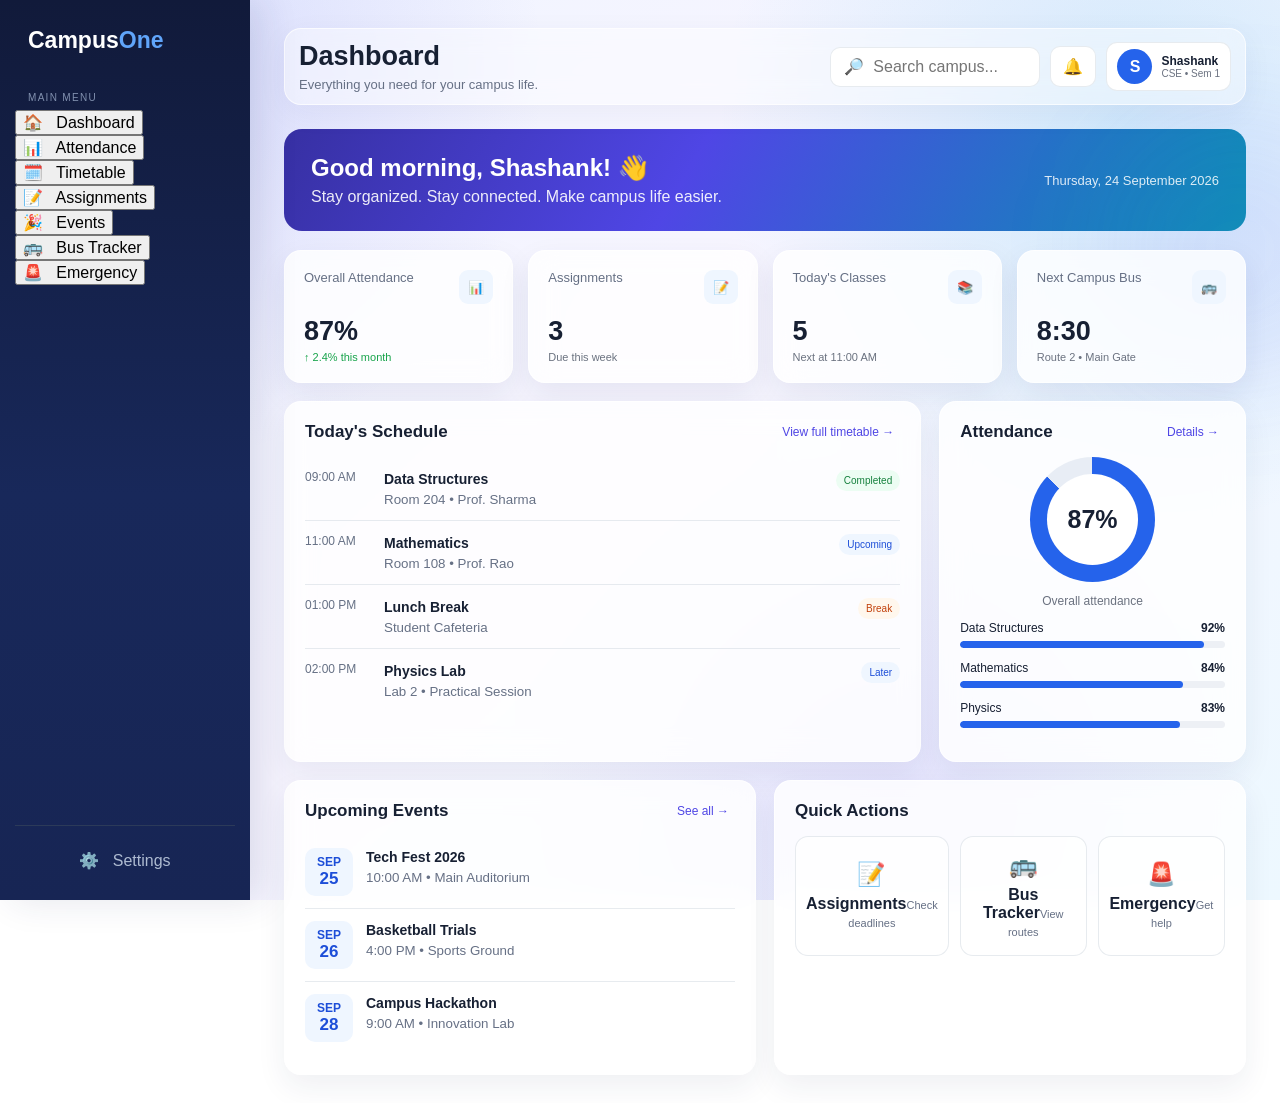
<file: smart_campus_assistant_premium-4.html>
<!DOCTYPE html>
<html lang="en">
<head>
<meta charset="UTF-8">
<meta name="viewport" content="width=device-width,initial-scale=1.0">
<title>CampusOne | Smart Campus Assistant</title>
<style>
:root{--bg:#f3f6ff;--card:rgba(255,255,255,.82);--text:#172033;--muted:#667085;--primary:#4f46e5;--primary2:#3730a3;--line:rgba(148,163,184,.22);--green:#16a34a;--orange:#d97706;--red:#dc2626}
*{box-sizing:border-box}body{margin:0;font-family:Inter,Segoe UI,Arial,sans-serif;background:
radial-gradient(circle at 12% 8%,rgba(99,102,241,.18),transparent 28%),
radial-gradient(circle at 88% 14%,rgba(14,165,233,.16),transparent 30%),
radial-gradient(circle at 70% 90%,rgba(139,92,246,.12),transparent 30%),
linear-gradient(135deg,#eef4ff 0%,#f7f5ff 48%,#edf8ff 100%);
background-attachment:fixed;color:var(--text)}
button,input{font:inherit}.layout{display:flex;min-height:100vh}
.sidebar{width:250px;background:linear-gradient(180deg,#111a3a 0%,#18285a 55%,#172554 100%);color:#dbeafe;position:fixed;inset:0 auto 0 0;padding:22px 15px;z-index:10;box-shadow:12px 0 35px rgba(30,41,90,.12)}
.logo{font-size:23px;font-weight:800;padding:5px 13px 28px;color:#fff}.logo i{font-style:normal;color:#60a5fa}
.nav-title{font-size:10px;text-transform:uppercase;letter-spacing:1.3px;color:#8190ae;padding:10px 13px 7px}
.nav button{width:100%;border:0;background:transparent;color:#b9c5dc;text-align:left;padding:12px 14px;border-radius:10px;margin:2px 0;cursor:pointer}
.nav button:hover,.nav button.active{background:linear-gradient(90deg,#4f46e5,#2563eb);color:white;box-shadow:0 7px 18px rgba(37,99,235,.24)}.bottom{position:absolute;bottom:20px;left:15px;right:15px;border-top:1px solid #2c3a59;padding-top:15px}
.main{margin-left:250px;width:calc(100% - 250px);padding:28px 34px;position:relative}
.header{display:flex;justify-content:space-between;align-items:center;gap:20px;margin-bottom:24px;background:rgba(255,255,255,.42);padding:12px 14px;border:1px solid rgba(255,255,255,.7);border-radius:17px;backdrop-filter:blur(12px);box-shadow:0 8px 30px rgba(31,41,90,.05)}.header h1{margin:0;font-size:27px}.header p{margin:5px 0 0;color:var(--muted);font-size:13px}
.actions{display:flex;align-items:center;gap:10px}.search{background:#fff;border:1px solid var(--line);border-radius:10px;padding:10px 13px;width:210px}.iconbtn{border:1px solid var(--line);background:#fff;border-radius:10px;padding:10px 12px;cursor:pointer}.user{display:flex;align-items:center;gap:9px;background:#fff;border:1px solid var(--line);padding:6px 10px;border-radius:11px}.avatar{width:35px;height:35px;border-radius:50%;display:grid;place-items:center;background:#2563eb;color:#fff;font-weight:800}
.page{display:none}.page.active{display:block}.hero{background:linear-gradient(120deg,#3730a3 0%,#4f46e5 42%,#0891b2 100%);color:#fff;border-radius:18px;padding:25px 27px;display:flex;justify-content:space-between;align-items:center;overflow:hidden;margin-bottom:19px}.hero h2{margin:0 0 6px;font-size:24px}.hero p{margin:0;opacity:.9}.hero .date{font-size:13px;opacity:.85}
.stats{display:grid;grid-template-columns:repeat(4,1fr);gap:15px;margin-bottom:18px}.stat{background:var(--card);border:1px solid rgba(255,255,255,.72);border-radius:17px;padding:19px;box-shadow:0 12px 30px rgba(31,41,90,.08);backdrop-filter:blur(14px);transition:transform .2s,box-shadow .2s}.stat:hover{transform:translateY(-3px);box-shadow:0 16px 34px rgba(31,41,90,.12)}.stat-top{display:flex;justify-content:space-between;color:var(--muted);font-size:13px}.stat-icon{width:34px;height:34px;border-radius:9px;display:grid;place-items:center;background:#eff6ff}.stat strong{display:block;font-size:27px;margin-top:12px}.trend{font-size:11px;color:var(--green);margin-top:4px}
.grid{display:grid;grid-template-columns:1.35fr .65fr;gap:18px}.grid.equal{grid-template-columns:1fr 1fr}.card{background:var(--card);border:1px solid rgba(255,255,255,.72);border-radius:17px;padding:20px;box-shadow:0 12px 30px rgba(31,41,90,.07);backdrop-filter:blur(14px);transition:box-shadow .2s}.card:hover{box-shadow:0 15px 34px rgba(31,41,90,.1)}.card-head{display:flex;justify-content:space-between;align-items:center;margin-bottom:15px}.card-head h3{margin:0;font-size:17px}.link{border:0;background:none;color:var(--primary);font-size:12px;cursor:pointer}
.schedule{display:flex;gap:14px;padding:13px 0;border-bottom:1px solid var(--line)}.schedule:last-child{border:0}.time{width:65px;color:var(--muted);font-size:12px}.classbox{flex:1}.classbox b{font-size:14px}.classbox small{display:block;color:var(--muted);margin-top:4px}.tag{font-size:10px;padding:5px 8px;border-radius:99px;background:#eff6ff;color:#1d4ed8;height:max-content}.tag.green{background:#ecfdf3;color:#15803d}.tag.orange{background:#fff7ed;color:#c2410c}
.att-circle{width:125px;height:125px;border-radius:50%;margin:5px auto 12px;display:grid;place-items:center;background:conic-gradient(#2563eb 0 87%,#e8edf5 87% 100%);position:relative}.att-circle:after{content:"";position:absolute;width:91px;height:91px;border-radius:50%;background:#fff}.att-circle b{position:relative;z-index:1;font-size:25px}.center{text-align:center}.legend{display:flex;justify-content:space-between;font-size:12px;color:var(--muted);margin-top:10px}
.progress-row{margin:13px 0}.progress-row header{display:flex;justify-content:space-between;font-size:12px;margin-bottom:6px}.bar{height:7px;background:#edf0f5;border-radius:9px;overflow:hidden}.bar span{display:block;height:100%;background:#2563eb;border-radius:9px}
.event{display:flex;gap:13px;padding:12px 0;border-bottom:1px solid var(--line)}.event:last-child{border:0}.event-date{width:48px;height:48px;border-radius:10px;background:#eff6ff;color:#1d4ed8;text-align:center;padding-top:7px;font-weight:800;font-size:12px}.event-date span{display:block;font-size:17px}.event b{font-size:14px}.event small{display:block;color:var(--muted);margin-top:4px}
.quick{display:grid;grid-template-columns:repeat(3,1fr);gap:11px}.quick button{border:1px solid var(--line);background:rgba(255,255,255,.72);padding:15px 10px;border-radius:13px;cursor:pointer;color:var(--text);transition:.2s}.quick button:hover{transform:translateY(-2px);box-shadow:0 8px 20px rgba(31,41,90,.08)}.quick button:hover{border-color:#93c5fd;background:#f8fbff}.quick div{font-size:23px;margin-bottom:7px}.quick small{font-size:11px;color:var(--muted)}
table{width:100%;border-collapse:collapse;background:rgba(255,255,255,.82);border:1px solid var(--line);border-radius:14px;overflow:hidden;box-shadow:0 10px 25px rgba(31,41,90,.05)}th,td{text-align:left;padding:14px;border-bottom:1px solid var(--line);font-size:13px}th{background:#f8fafc;color:#475569}tr:last-child td{border:0}.good{color:var(--green);font-weight:700}.warning{color:var(--orange);font-weight:700}
.notice{padding:13px 15px;background:#eff6ff;border:1px solid #dbeafe;border-radius:11px;color:#1e40af;font-size:13px;margin-bottom:15px}
.assignment{display:flex;justify-content:space-between;align-items:center;border:1px solid var(--line);padding:16px;border-radius:12px;margin-bottom:11px}.assignment h4{margin:0 0 5px}.assignment p{margin:0;color:var(--muted);font-size:12px}.due{font-size:11px;color:var(--orange);font-weight:700}
.bus-card{display:flex;justify-content:space-between;align-items:center;padding:19px;border:1px solid var(--line);border-radius:13px;margin-bottom:12px;background:#fff}.bus-number{font-size:23px;font-weight:800;color:#1d4ed8}
.emergency{background:#fff1f2;border:1px solid #fecdd3;border-radius:15px;padding:20px}.contact{display:flex;justify-content:space-between;align-items:center;background:#fff;padding:15px;border-radius:10px;margin-top:10px}.call{border:0;background:#dc2626;color:#fff;padding:8px 13px;border-radius:8px;font-weight:700;cursor:pointer}
.toast{position:fixed;right:25px;bottom:25px;background:#172033;color:white;padding:13px 17px;border-radius:10px;display:none;box-shadow:0 8px 30px #0003;z-index:30}
@media(max-width:1000px){.stats{grid-template-columns:repeat(2,1fr)}.grid{grid-template-columns:1fr}.sidebar{width:76px}.logo{font-size:0}.logo i{font-size:20px}.nav-title,.bottom{display:none}.nav button{font-size:0;text-align:center}.nav button:first-letter{font-size:19px}.main{margin-left:76px;width:calc(100% - 76px)}}
@media(max-width:650px){.main{padding:16px}.header{align-items:flex-start}.search{display:none}.stats{grid-template-columns:1fr 1fr}.hero{padding:19px}.hero .date{display:none}.grid.equal,.quick{grid-template-columns:1fr}.header h1{font-size:21px}}
</style>
</head>
<body>
<div class="layout">
<aside class="sidebar">
  <div class="logo">Campus<i>One</i></div>
  <div class="nav-title">Main Menu</div>
  <nav>
    <button class="active" onclick="go('dashboard',this)">🏠 &nbsp; Dashboard</button>
    <button onclick="go('attendance',this)">📊 &nbsp; Attendance</button>
    <button onclick="go('timetable',this)">🗓️ &nbsp; Timetable</button>
    <button onclick="go('assignments',this)">📝 &nbsp; Assignments</button>
    <button onclick="go('events',this)">🎉 &nbsp; Events</button>
    <button onclick="go('bus',this)">🚌 &nbsp; Bus Tracker</button>
    <button onclick="go('emergency',this)">🚨 &nbsp; Emergency</button>
  </nav>
  <div class="bottom"><button style="width:100%;border:0;background:none;color:#aebbd1;padding:10px;cursor:pointer" onclick="toast('Settings are available in the full version.')">⚙️ &nbsp; Settings</button></div>
</aside>

<main class="main"><div style="position:fixed;width:260px;height:260px;border-radius:50%;background:rgba(99,102,241,.10);filter:blur(55px);right:-90px;top:120px;pointer-events:none"></div>
<header class="header">
  <div><h1 id="title">Dashboard</h1><p id="subtitle">Everything you need for your campus life.</p></div>
  <div class="actions"><input class="search" placeholder="🔎  Search campus..." oninput="globalSearch(this.value)"><button class="iconbtn" onclick="toast('You have 3 new notifications 🔔')">🔔</button><div class="user"><div class="avatar">S</div><span style="font-size:12px"><b>Shashank</b><small style="display:block;color:#6b7280">CSE • Sem 1</small></span></div></div>
</header>

<section id="dashboard" class="page active">
  <div class="hero"><div><h2>Good morning, Shashank! 👋</h2><p>Stay organized. Stay connected. Make campus life easier.</p></div><div class="date">Thursday, 24 September 2026</div></div>
  <div class="stats">
    <div class="stat"><div class="stat-top"><span>Overall Attendance</span><span class="stat-icon">📊</span></div><strong>87%</strong><div class="trend">↑ 2.4% this month</div></div>
    <div class="stat"><div class="stat-top"><span>Assignments</span><span class="stat-icon">📝</span></div><strong>3</strong><div style="color:#6b7280;font-size:11px;margin-top:4px">Due this week</div></div>
    <div class="stat"><div class="stat-top"><span>Today's Classes</span><span class="stat-icon">📚</span></div><strong>5</strong><div style="color:#6b7280;font-size:11px;margin-top:4px">Next at 11:00 AM</div></div>
    <div class="stat"><div class="stat-top"><span>Next Campus Bus</span><span class="stat-icon">🚌</span></div><strong>8:30</strong><div style="color:#6b7280;font-size:11px;margin-top:4px">Route 2 • Main Gate</div></div>
  </div>
  <div class="grid">
    <div class="card"><div class="card-head"><h3>Today's Schedule</h3><button class="link" onclick="go('timetable',document.querySelectorAll('.nav button')[2])">View full timetable →</button></div>
      <div class="schedule"><div class="time">09:00 AM</div><div class="classbox"><b>Data Structures</b><small>Room 204 • Prof. Sharma</small></div><span class="tag green">Completed</span></div>
      <div class="schedule"><div class="time">11:00 AM</div><div class="classbox"><b>Mathematics</b><small>Room 108 • Prof. Rao</small></div><span class="tag">Upcoming</span></div>
      <div class="schedule"><div class="time">01:00 PM</div><div class="classbox"><b>Lunch Break</b><small>Student Cafeteria</small></div><span class="tag orange">Break</span></div>
      <div class="schedule"><div class="time">02:00 PM</div><div class="classbox"><b>Physics Lab</b><small>Lab 2 • Practical Session</small></div><span class="tag">Later</span></div>
    </div>
    <div class="card"><div class="card-head"><h3>Attendance</h3><button class="link" onclick="go('attendance',document.querySelectorAll('.nav button')[1])">Details →</button></div>
      <div class="att-circle"><b>87%</b></div><div class="center" style="font-size:12px;color:#6b7280">Overall attendance</div>
      <div class="progress-row"><header><span>Data Structures</span><b>92%</b></header><div class="bar"><span style="width:92%"></span></div></div>
      <div class="progress-row"><header><span>Mathematics</span><b>84%</b></header><div class="bar"><span style="width:84%"></span></div></div>
      <div class="progress-row"><header><span>Physics</span><b>83%</b></header><div class="bar"><span style="width:83%"></span></div></div>
    </div>
  </div><br>
  <div class="grid equal">
    <div class="card"><div class="card-head"><h3>Upcoming Events</h3><button class="link" onclick="go('events',document.querySelectorAll('.nav button')[4])">See all →</button></div>
      <div class="event"><div class="event-date">SEP<span>25</span></div><div><b>Tech Fest 2026</b><small>10:00 AM • Main Auditorium</small></div></div>
      <div class="event"><div class="event-date">SEP<span>26</span></div><div><b>Basketball Trials</b><small>4:00 PM • Sports Ground</small></div></div>
      <div class="event"><div class="event-date">SEP<span>28</span></div><div><b>Campus Hackathon</b><small>9:00 AM • Innovation Lab</small></div></div>
    </div>
    <div class="card"><div class="card-head"><h3>Quick Actions</h3></div><div class="quick">
      <button onclick="go('assignments',document.querySelectorAll('.nav button')[3])"><div>📝</div><b>Assignments</b><small>Check deadlines</small></button>
      <button onclick="go('bus',document.querySelectorAll('.nav button')[5])"><div>🚌</div><b>Bus Tracker</b><small>View routes</small></button>
      <button onclick="go('emergency',document.querySelectorAll('.nav button')[6])"><div>🚨</div><b>Emergency</b><small>Get help</small></button>
    </div></div>
  </div>
</section>

<section id="attendance" class="page">
  <div class="notice">💡 Your overall attendance is <b>87%</b>. You are currently above the 75% minimum requirement.</div>
  <div class="stats"><div class="stat"><div class="stat-top"><span>Overall</span></div><strong class="good">87%</strong></div><div class="stat"><div class="stat-top"><span>Classes Present</span></div><strong>92</strong></div><div class="stat"><div class="stat-top"><span>Classes Absent</span></div><strong>14</strong></div><div class="stat"><div class="stat-top"><span>Required</span></div><strong>75%</strong></div></div>
  <div class="card"><div class="card-head"><h3>Subject-wise Attendance</h3></div><table><tr><th>Subject</th><th>Present</th><th>Total</th><th>Attendance</th><th>Status</th></tr>
  <tr><td>Data Structures</td><td>24</td><td>26</td><td class="good">92%</td><td class="good">Safe</td></tr><tr><td>Mathematics</td><td>21</td><td>25</td><td class="good">84%</td><td class="good">Safe</td></tr><tr><td>Physics</td><td>20</td><td>24</td><td class="good">83%</td><td class="good">Safe</td></tr><tr><td>Digital Logic</td><td>18</td><td>21</td><td class="good">86%</td><td class="good">Safe</td></tr><tr><td>Programming</td><td>19</td><td>23</td><td class="warning">83%</td><td class="good">Safe</td></tr></table></div>
</section>

<section id="timetable" class="page">
<div class="card"><div class="card-head"><h3>Weekly Timetable</h3><span class="tag">Semester 1</span></div><table><tr><th>Time</th><th>Monday</th><th>Tuesday</th><th>Wednesday</th><th>Thursday</th><th>Friday</th></tr>
<tr><td>09:00</td><td>Data Structures</td><td>Mathematics</td><td>Physics</td><td>Data Structures</td><td>Programming</td></tr><tr><td>11:00</td><td>Mathematics</td><td>Digital Logic</td><td>English</td><td>Mathematics</td><td>Digital Logic</td></tr><tr><td>14:00</td><td>Physics Lab</td><td>Programming</td><td>Digital Logic</td><td>Programming Lab</td><td>Project Work</td></tr><tr><td>16:00</td><td>Programming</td><td>Sports</td><td>Library</td><td>Project Work</td><td>Club Activity</td></tr></table></div>
</section>

<section id="assignments" class="page">
<div class="card"><div class="card-head"><h3>Assignments</h3><button class="link" onclick="toast('New assignment feature is available to faculty accounts.')">+ Add</button></div>
<div class="assignment"><div><h4>Data Structures — Linked List</h4><p>Implement linked-list operations and submit the source code.</p></div><span class="due">DUE TOMORROW</span></div>
<div class="assignment"><div><h4>Physics — Lab Report</h4><p>Complete the experiment report and upload PDF.</p></div><span class="due">DUE 26 SEP</span></div>
<div class="assignment"><div><h4>Digital Logic — K-Maps</h4><p>Solve the Boolean simplification problems.</p></div><span class="due">DUE 29 SEP</span></div>
<div class="assignment"><div><h4>English — Presentation</h4><p>Prepare a 5-minute presentation for class.</p></div><span class="good">SUBMITTED</span></div>
</div></section>

<section id="events" class="page"><div class="card"><div class="card-head"><h3>Campus Events</h3><span class="tag">September 2026</span></div>
<div class="event"><div class="event-date">SEP<span>25</span></div><div><b>Tech Fest 2026</b><small>10:00 AM • Main Auditorium • Talks, demos and coding activities</small></div></div>
<div class="event"><div class="event-date">SEP<span>26</span></div><div><b>Basketball Trials</b><small>4:00 PM • Sports Ground • Student selections</small></div></div>
<div class="event"><div class="event-date">SEP<span>28</span></div><div><b>Campus Hackathon</b><small>9:00 AM • Innovation Lab • 24-hour hackathon</small></div></div>
<div class="event"><div class="event-date">SEP<span>30</span></div><div><b>Freshers Club Fair</b><small>11:00 AM • Student Plaza • Explore student clubs</small></div></div>
</div></section>

<section id="bus" class="page"><div class="notice">🚌 Live-style demo: bus information is shown using sample campus data for the prototype.</div>
<div class="bus-card"><div><b>Route 1</b><p style="color:#6b7280;margin:5px 0">Main Gate → Hostel → North Block</p></div><div class="bus-number">8:15 AM</div></div>
<div class="bus-card"><div><b>Route 2</b><p style="color:#6b7280;margin:5px 0">Main Gate → City Center</p></div><div><div class="bus-number">8:30 AM</div><small class="good">● On time</small></div></div>
<div class="bus-card"><div><b>Route 3</b><p style="color:#6b7280;margin:5px 0">Hostel → Campus</p></div><div class="bus-number">8:45 AM</div></div>
<div class="card"><b>Next stop: Main Gate</b><p style="color:#6b7280">Route 2 is expected in approximately 8 minutes.</p><div class="bar"><span style="width:72%"></span></div></div>
</section>

<section id="emergency" class="page"><div class="emergency"><h3 style="margin-top:0;color:#be123c">Emergency & Campus Support</h3><p style="color:#6b7280">Quick access to important campus contacts.</p>
<div class="contact"><span><b>Campus Security</b><small style="display:block;color:#6b7280">24×7 campus assistance</small></span><button class="call" onclick="toast('Calling Campus Security…')">Call</button></div>
<div class="contact"><span><b>Medical Centre</b><small style="display:block;color:#6b7280">Campus health support</small></span><button class="call" onclick="toast('Calling Medical Centre…')">Call</button></div>
<div class="contact"><span><b>Women Safety Helpline</b><small style="display:block;color:#6b7280">Campus safety support</small></span><button class="call" onclick="toast('Calling Safety Helpline…')">Call</button></div>
</div></section>
</main></div>
<div id="toast" class="toast"></div>
<script>
const info={
dashboard:['Dashboard','Everything you need for your campus life.'],
attendance:['Attendance','Monitor your attendance subject by subject.'],
timetable:['Timetable','Your weekly academic schedule.'],
assignments:['Assignments','Track deadlines and submission status.'],
events:['College Events','Discover what is happening around campus.'],
bus:['Campus Bus Tracker','Check routes and upcoming bus timings.'],
emergency:['Emergency Contacts','Quick access to campus support.']
};
function go(id,btn){document.querySelectorAll('.page').forEach(x=>x.classList.remove('active'));document.getElementById(id).classList.add('active');document.querySelectorAll('.nav button').forEach(x=>x.classList.remove('active'));if(btn)btn.classList.add('active');document.getElementById('title').textContent=info[id][0];document.getElementById('subtitle').textContent=info[id][1];window.scrollTo({top:0,behavior:'smooth'})}
function toast(msg){const t=document.getElementById('toast');t.textContent=msg;t.style.display='block';clearTimeout(window.tt);window.tt=setTimeout(()=>t.style.display='none',2400)}
function globalSearch(q){if(q.trim())toast('Searching campus for: '+q)}
</script>
</body>
</html>
</file>
